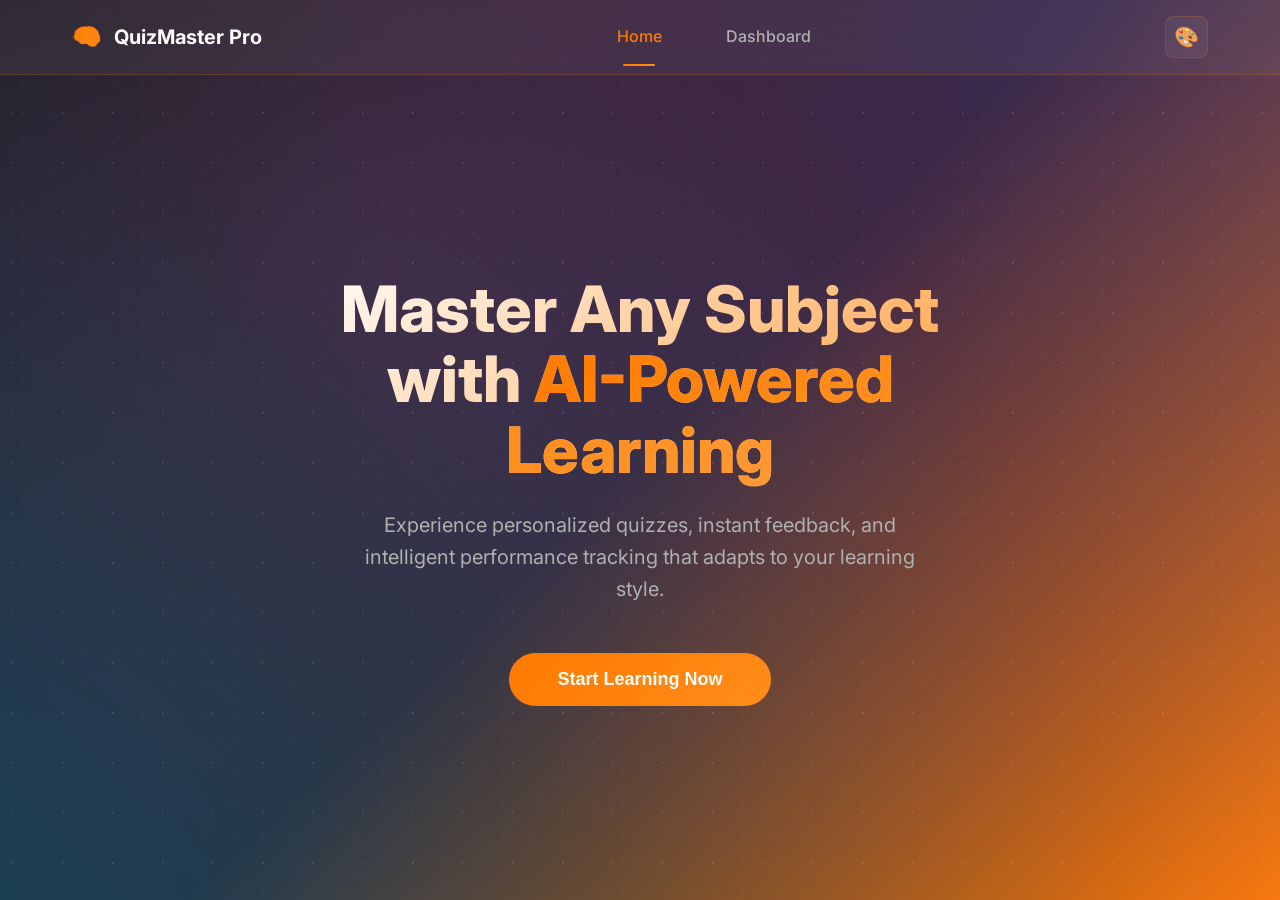
<file: index.html>
<!DOCTYPE html>
<html lang="en">
<head>
    <meta charset="UTF-8">
    <meta name="viewport" content="width=device-width, initial-scale=1.0">
    <title>QuizMaster Pro - AI-Powered Learning Platform</title>
    <link rel="preconnect" href="https://fonts.googleapis.com">
    <link rel="preconnect" href="https://fonts.gstatic.com" crossorigin>
    <link href="https://fonts.googleapis.com/css2?family=Inter:wght@300;400;500;600;700;800&display=swap" rel="stylesheet">
    <link rel="stylesheet" href="style.css">
    
</head>
<body>
    <!-- Navigation -->
    <nav class="navbar">
        <div class="nav-container">
            <div class="nav-brand">
                <div class="logo">
                    <span class="logo-icon">🧠</span>
                    <span class="logo-text">QuizMaster Pro</span>
                </div>
            </div>
            
            <div class="nav-menu">
                <a href="#home" class="nav-link active" data-page="home">Home</a>
                <a href="#dashboard" class="nav-link" data-page="dashboard">Dashboard</a>
            </div>
            
            <div class="nav-actions">
                <button class="theme-toggle-btn" id="theme-toggle-btn">
                    <span class="theme-icon">🎨</span>
                </button>
            </div>
        </div>
    </nav>

    <!-- Hero Section -->
    <section class="hero" id="home">
        <div class="hero-background">
            <div class="hero-gradient"></div>
            <div class="hero-particles"></div>
        </div>
        
        <div class="hero-content">
            <h1 class="hero-title">
                Master Any Subject with
                <span class="hero-gradient-text">AI-Powered Learning</span>
            </h1>
            <p class="hero-subtitle">
                Experience personalized quizzes, instant feedback, and intelligent performance tracking 
                that adapts to your learning style.
            </p>
            <button class="hero-cta" id="start-quiz-btn">
                <span class="cta-text">Start Learning Now</span>
                <span class="cta-glow"></span>
            </button>
        </div>
    </section>

    <!-- Quiz Section -->
    <section class="quiz-section" id="quiz" style="display: none;">
        <div class="quiz-container">
            <div class="quiz-header">
                <div class="quiz-meta">
                    <div class="meta-item">
                        <span class="meta-label">Category</span>
                        <span class="meta-value" id="quiz-category">"quiz-category"</span>
                    </div>
                    <div class="meta-item">
                        <span class="meta-label">Difficulty</span>
                        <span class="meta-value" id="quiz-difficulty">Medium</span>
                    </div>
                </div>
                <div class="quiz-stats">
                    <div class="stat-item">
                        <span class="stat-label">Score</span>
                        <span class="stat-value" id="quiz-score">0</span>
                    </div>
                    <div class="stat-item">
                        <span class="stat-label">Time</span>
                        <span class="stat-value" id="quiz-timer">30s</span>
                    </div>
                </div>
            </div>

            <div class="quiz-progress">
                <div class="progress-bar">
                    <div class="progress-fill" id="progress-fill"></div>
                </div>
                <div class="progress-text">
                    Question <span id="current-question">1</span> of <span id="total-questions">10</span>
                </div>
            </div>

            <div class="quiz-content">
                <div class="question-card">
                    <h2 class="question-text" id="question-text">
                        Loading AI-generated question...
                    </h2>
                    
                    <div class="options-grid" id="options-grid">
                        <button class="option-btn" data-option="0">
                            <span class="option-letter">A</span>
                            <span class="option-text">Option 1</span>
                        </button>
                        <button class="option-btn" data-option="1">
                            <span class="option-letter">B</span>
                            <span class="option-text">Option 2</span>
                        </button>
                        <button class="option-btn" data-option="2">
                            <span class="option-letter">C</span>
                            <span class="option-text">Option 3</span>
                        </button>
                        <button class="option-btn" data-option="3">
                            <span class="option-letter">D</span>
                            <span class="option-text">Option 4</span>
                        </button>
                    </div>
                </div>

                <div class="explanation-card" id="explanation-card" style="display: none;">
                    <div class="explanation-header">
                        <span class="explanation-icon">💡</span>
                        <h3 class="explanation-title">Explanation</h3>
                    </div>
                    <p class="explanation-text" id="explanation-text"></p>
                </div>
            </div>

            <div class="quiz-controls">
                <button class="control-btn primary" id="next-btn" disabled>Next Question</button>
            </div>
        </div>
    </section>

    <!-- Dashboard Section -->
    <section class="dashboard-section" id="dashboard" style="display: none;">
        <div class="section-container">
            <h2 class="section-title">📊 Performance Analytics</h2>
            
            <div class="analytics-grid">
                <div class="analytics-card">
                    <div class="card-header">
                        <h3>Total Quizzes</h3>
                        <span class="card-icon">📝</span>
                    </div>
                    <div class="card-value" id="total-quizzes">0</div>
                </div>
                
                <div class="analytics-card">
                    <div class="card-header">
                        <h3>Average Score</h3>
                        <span class="card-icon">🎯</span>
                    </div>
                    <div class="card-value" id="avg-score">0%</div>
                </div>
                
                <div class="analytics-card">
                    <div class="card-header">
                        <h3>Best Streak</h3>
                        <span class="card-icon">🔥</span>
                    </div>
                    <div class="card-value" id="best-streak">0</div>
                </div>
                
                <div class="analytics-card">
                    <div class="card-header">
                        <h3>Total Time</h3>
                        <span class="card-icon">⏱️</span>
                    </div>
                    <div class="card-value" id="total-time">0m</div>
                </div>
            </div>

            <div class="chart-container">
                <h3 class="chart-title">Performance Trends</h3>
                <div class="chart-placeholder">
                    <div class="chart-bars">
                        <div class="chart-bar" style="height: 60%"></div>
                        <div class="chart-bar" style="height: 80%"></div>
                        <div class="chart-bar" style="height: 45%"></div>
                        <div class="chart-bar" style="height: 90%"></div>
                        <div class="chart-bar" style="height: 70%"></div>
                        <div class="chart-bar" style="height: 85%"></div>
                        <div class="chart-bar" style="height: 75%"></div>
                    </div>
                    <div class="chart-labels">
                        <span>Mon</span>
                        <span>Tue</span>
                        <span>Wed</span>
                        <span>Thu</span>
                        <span>Fri</span>
                        <span>Sat</span>
                        <span>Sun</span>
                    </div>
                </div>
            </div>
        </div>
    </section>

    <!-- AI Feedback Modal -->
    <div class="modal-overlay" id="category-modal" style="display: none;">
        <div class="modal category-modal">
            <div class="modal-header">
                <h2 class="modal-title">🎯 Select Quiz Category</h2>
                <button class="modal-close" id="category-close">×</button>
            </div>
            
            <div class="modal-content">
                <div class="category-grid">
                    <button class="category-btn" data-category="artificial-intelligence">
                        <div class="category-icon">🤖</div>
                        <div class="category-name">Artificial Intelligence</div>
                        <div class="category-desc">Neural networks, NLP, computer vision</div>
                    </button>
                    <button class="category-btn" data-category="ml-dl">
                        <div class="category-icon">🧠</div>
                        <div class="category-name">ML & Deep Learning</div>
                        <div class="category-desc">Algorithms, models, training techniques</div>
                    </button>
                    <button class="category-btn" data-category="quantum-computing">
                        <div class="category-icon">⚛️</div>
                        <div class="category-name">Quantum Computing</div>
                        <div class="category-desc">Qubits, quantum algorithms, applications</div>
                    </button>
                    <button class="category-btn" data-category="software-development">
                        <div class="category-icon">💻</div>
                        <div class="category-name">Software Development</div>
                        <div class="category-desc">Programming, frameworks, best practices</div>
                    </button>
                    <button class="category-btn" data-category="cyber-security">
                        <div class="category-icon">🔒</div>
                        <div class="category-name">Cyber Security</div>
                        <div class="category-desc">Network security, encryption, threats</div>
                    </button>
                    <button class="category-btn" data-category="blockchain">
                        <div class="category-icon">⛓️</div>
                        <div class="category-name">Blockchain</div>
                        <div class="category-desc">Cryptocurrency, smart contracts, DeFi</div>
                    </button>
                </div>
            </div>
        </div>
    </div>

    <!-- AI Feedback Modal -->
    <div class="modal-overlay" id="feedback-modal" style="display: none;">
        <div class="modal feedback-modal">
            <div class="modal-header">
                <h2 class="modal-title">🤖 AI Performance Feedback</h2>
                <button class="modal-close" id="feedback-close">×</button>
            </div>
            
            <div class="modal-content">
                <div class="feedback-content" id="feedback-content">
                    <!-- AI-generated feedback -->
                </div>
            </div>
        </div>
    </div>

    <!-- Theme Selection Modal -->
    <div class="modal-overlay" id="theme-modal" style="display: none;">
        <div class="modal theme-modal">
            <div class="modal-header">
                <h2 class="modal-title">🎨 Choose Theme</h2>
                <button class="modal-close" id="theme-modal-close">×</button>
            </div>
            
            <div class="modal-content">
                <div class="theme-grid">
                    <button class="theme-option-btn" data-theme="dark-orange">
                        <div class="theme-preview dark-orange-preview">
                            <div class="preview-header">Dark Orange Professional</div>
                            <div class="preview-accent"></div>
                        </div>
                    </button>
                    <button class="theme-option-btn" data-theme="purple-gradient">
                        <div class="theme-preview purple-gradient-preview">
                            <div class="preview-header">Purple Gradient SaaS</div>
                            <div class="preview-accent"></div>
                        </div>
                    </button>
                    <button class="theme-option-btn" data-theme="neon-glass">
                        <div class="theme-preview neon-glass-preview">
                            <div class="preview-header">Dark AI Neon Glass</div>
                            <div class="preview-accent"></div>
                        </div>
                    </button>
                </div>
            </div>
        </div>
    </div>

    <!-- Level Selection Modal -->
    <div class="modal-overlay" id="level-modal" style="display: none;">
        <div class="modal level-modal">
            <div class="modal-header">
                <h2 class="modal-title">🎯 Select Difficulty Level</h2>
                <button class="modal-close" id="level-close">×</button>
            </div>
            
            <div class="modal-content">
                <div class="level-grid">
                    <button class="level-btn" data-level="easy">
                        <div class="level-icon">🟢</div>
                        <div class="level-name">Easy</div>
                        <div class="level-desc">25 seconds per question</div>
                    </button>
                    <button class="level-btn" data-level="medium">
                        <div class="level-icon">🟡</div>
                        <div class="level-name">Medium</div>
                        <div class="level-desc">20 seconds per question</div>
                    </button>
                    <button class="level-btn" data-level="hard">
                        <div class="level-icon">🔴</div>
                        <div class="level-name">Hard</div>
                        <div class="level-desc">30 seconds per question</div>
                    </button>
                </div>
            </div>
        </div>
    </div>

    <!-- Category Selection Modal -->
    <div class="modal-overlay" id="category-modal" style="display: none;">
        <div class="modal category-modal">
            <div class="modal-header">
                <h2 class="modal-title">🎯 Select Quiz Category</h2>
                <button class="modal-close" id="category-close">×</button>
            </div>
            
            <div class="modal-content">
                <div class="category-grid">
                    <button class="category-btn" data-category="artificial-intelligence">
                        <div class="category-icon">🤖</div>
                        <div class="category-name">Artificial Intelligence</div>
                        <div class="category-desc">Neural networks, NLP, computer vision</div>
                    </button>
                    <button class="category-btn" data-category="ml-dl">
                        <div class="category-icon">🧠</div>
                        <div class="category-name">ML & Deep Learning</div>
                        <div class="category-desc">Algorithms, models, training techniques</div>
                    </button>
                    <button class="category-btn" data-category="quantum-computing">
                        <div class="category-icon">⚛️</div>
                        <div class="category-name">Quantum Computing</div>
                        <div class="category-desc">Qubits, quantum algorithms, applications</div>
                    </button>
                    <button class="category-btn" data-category="software-development">
                        <div class="category-icon">💻</div>
                        <div class="category-name">Software Development</div>
                        <div class="category-desc">Programming, frameworks, best practices</div>
                    </button>
                    <button class="category-btn" data-category="cyber-security">
                        <div class="category-icon">🔒</div>
                        <div class="category-name">Cyber Security</div>
                        <div class="category-desc">Network security, encryption, threats</div>
                    </button>
                    <button class="category-btn" data-category="blockchain">
                        <div class="category-icon">⛓️</div>
                        <div class="category-name">Blockchain</div>
                        <div class="category-desc">Cryptocurrency, smart contracts, DeFi</div>
                    </button>
                </div>
            </div>
        </div>
    </div>

    <!-- AI Feedback Modal -->
    <div class="modal-overlay" id="feedback-modal" style="display: none;">
        <div class="modal feedback-modal">
            <div class="modal-header">
                <h2 class="modal-title">🤖 AI Performance Feedback</h2>
                <button class="modal-close" id="feedback-close">×</button>
            </div>
            
            <div class="modal-content">
                <div class="feedback-content" id="feedback-content">
                    <!-- AI-generated feedback -->
                </div>
            </div>
        </div>
    </div>

    <script src="main.js"></script>
</body>
</html>
</file>
<file: style.css>
/* ===== MODERN AI SAAS DESIGN SYSTEM ===== */

:root {
  /* Dark Theme Colors */
  --bg-primary: #0f1d2a;
  --bg-secondary: #1e293b;
  --bg-tertiary: #334155;
  --bg-card: rgba(30, 41, 59, 0.8);
  
  /* Accent Colors */
  --primary: #0ea5e9;
  --primary-light: #38bdf8;
  --primary-dark: #0284c7;
  --accent: #8b5cf6;
  --accent-light: #a78bfa;
  
  /* Text Colors */
  --text-primary: #f8fafc;
  --text-secondary: #cbd5e1;
  --text-muted: #64748b;
  
  /* Status Colors */
  --success: #10b981;
  --warning: #f59e0b;
  --error: #ef4444;
  
  /* Glass Effect */
  --glass-bg: rgba(255, 255, 255, 0.05);
  --glass-border: rgba(255, 255, 255, 0.1);
  --glass-shadow: 0 8px 32px rgba(0, 0, 0, 0.3);
  
  /* Transitions */
  --transition-fast: 150ms ease;
  --transition-normal: 300ms ease;
  --transition-slow: 500ms ease;
}

/* Light Theme */
[data-theme="light"] {
  --bg-primary: #ffffff;
  --bg-secondary: #f8fafc;
  --bg-tertiary: #e2e8f0;
  --bg-card: rgba(255, 255, 255, 0.9);
  
  --text-primary: #0f172a;
  --text-secondary: #475569;
  --text-muted: #94a3b8;
  
  --glass-bg: rgba(255, 255, 255, 0.7);
  --glass-border: rgba(255, 255, 255, 0.2);
  --glass-shadow: 0 8px 32px rgba(0, 0, 0, 0.1);
}

/* ===== BASE STYLES ===== */
* {
  margin: 0;
  padding: 0;
  box-sizing: border-box;
}

html {
  scroll-behavior: smooth;
}

body {
  font-family: 'Inter', -apple-system, BlinkMacSystemFont, sans-serif;
  background: linear-gradient(135deg, var(--bg-primary) 0%, var(--bg-secondary) 50%, var(--primary) 100%);
  color: var(--text-primary);
  min-height: 100vh;
  line-height: 1.6;
  overflow-x: hidden;
}

/* ===== NAVIGATION ===== */
.navbar {
  position: fixed;
  top: 0;
  left: 0;
  right: 0;
  z-index: 1000;
  background: var(--glass-bg);
  backdrop-filter: blur(20px);
  border-bottom: 1px solid var(--glass-border);
  transition: var(--transition-normal);
}

.nav-container {
  max-width: 1200px;
  margin: 0 auto;
  padding: 1rem 2rem;
  display: flex;
  align-items: center;
  justify-content: space-between;
}

.nav-brand .logo {
  display: flex;
  align-items: center;
  gap: 0.75rem;
  font-weight: 700;
  font-size: 1.25rem;
  color: var(--text-primary);
}

.logo-icon {
  font-size: 1.5rem;
  background: linear-gradient(135deg, var(--primary), var(--accent));
  -webkit-background-clip: text;
  -webkit-text-fill-color: transparent;
  background-clip: text;
}

.nav-menu {
  display: flex;
  gap: 2rem;
}

.nav-link {
  color: var(--text-secondary);
  text-decoration: none;
  font-weight: 500;
  padding: 0.5rem 1rem;
  border-radius: 0.5rem;
  transition: var(--transition-fast);
  position: relative;
}

.nav-link:hover {
  color: var(--text-primary);
  background: var(--glass-bg);
}

.nav-link.active {
  color: var(--primary);
}

.nav-link.active::after {
  content: '';
  position: absolute;
  bottom: -0.5rem;
  left: 50%;
  transform: translateX(-50%);
  width: 2rem;
  height: 2px;
  background: linear-gradient(90deg, var(--primary), var(--accent));
  border-radius: 1px;
}

.nav-actions {
  display: flex;
  align-items: center;
  gap: 1rem;
}

.theme-toggle, .settings-btn {
  background: var(--glass-bg);
  border: 1px solid var(--glass-border);
  border-radius: 0.5rem;
  padding: 0.5rem;
  cursor: pointer;
  transition: var(--transition-fast);
  display: flex;
  align-items: center;
  justify-content: center;
}

.theme-toggle:hover, .settings-btn:hover {
  background: var(--glass-border);
  transform: translateY(-1px);
}

.theme-icon, .settings-icon {
  font-size: 1.25rem;
}

/* ===== HERO SECTION ===== */
.hero {
  min-height: 100vh;
  display: flex;
  align-items: center;
  justify-content: center;
  position: relative;
  padding-top: 80px;
}

.hero-background {
  position: absolute;
  top: 0;
  left: 0;
  right: 0;
  bottom: 0;
  overflow: hidden;
}

.hero-gradient {
  position: absolute;
  top: -50%;
  left: -50%;
  width: 200%;
  height: 200%;
  background: radial-gradient(circle at 20% 80%, rgba(14, 165, 233, 0.3) 0%, transparent 50%),
              radial-gradient(circle at 80% 20%, rgba(139, 92, 246, 0.3) 0%, transparent 50%),
              radial-gradient(circle at 40% 40%, rgba(236, 72, 153, 0.2) 0%, transparent 50%);
  animation: gradientShift 20s ease-in-out infinite;
}

@keyframes gradientShift {
  0%, 100% { transform: rotate(0deg) scale(1); }
  50% { transform: rotate(180deg) scale(1.1); }
}

.hero-particles {
  position: absolute;
  width: 100%;
  height: 100%;
  background-image: 
    radial-gradient(circle at 25% 25%, rgba(255, 255, 255, 0.1) 1px, transparent 1px),
    radial-gradient(circle at 75% 75%, rgba(255, 255, 255, 0.05) 1px, transparent 1px);
  background-size: 50px 50px, 30px 30px;
  animation: particleFloat 60s linear infinite;
}

@keyframes particleFloat {
  0% { transform: translateY(0px) translateX(0px); }
  100% { transform: translateY(-100px) translateX(-50px); }
}

.hero-content {
  text-align: center;
  max-width: 800px;
  padding: 2rem;
  position: relative;
  z-index: 1;
  display: flex;
  flex-direction: column;
  align-items: center;
  justify-content: center;
  min-height: 60vh;
}

.hero-title {
  font-size: clamp(2.5rem, 5vw, 4rem);
  font-weight: 800;
  line-height: 1.1;
  margin-bottom: 1.5rem;
  background: linear-gradient(135deg, var(--text-primary) 0%, var(--primary-light) 100%);
  -webkit-background-clip: text;
  -webkit-text-fill-color: transparent;
  background-clip: text;
}

.hero-gradient-text {
  background: linear-gradient(135deg, var(--primary) 0%, var(--accent) 50%, var(--primary-light) 100%);
  -webkit-background-clip: text;
  -webkit-text-fill-color: transparent;
  background-clip: text;
  animation: gradientText 3s ease-in-out infinite;
}

@keyframes gradientText {
  0%, 100% { filter: hue-rotate(0deg); }
  50% { filter: hue-rotate(30deg); }
}

.hero-subtitle {
  font-size: 1.25rem;
  color: var(--text-secondary);
  margin-bottom: 3rem;
  max-width: 600px;
  margin-left: auto;
  margin-right: auto;
}

.hero-cta {
  position: relative;
  background: linear-gradient(135deg, var(--primary) 0%, var(--accent) 100%);
  color: white;
  border: none;
  padding: 1rem 3rem;
  font-size: 1.125rem;
  font-weight: 600;
  border-radius: 3rem;
  cursor: pointer;
  transition: var(--transition-normal);
  overflow: hidden;
}

.hero-cta:hover {
  transform: translateY(-2px);
  box-shadow: 0 20px 40px rgba(14, 165, 233, 0.4);
}

.cta-glow {
  position: absolute;
  top: 0;
  left: 0;
  right: 0;
  bottom: 0;
  background: linear-gradient(135deg, rgba(255, 255, 255, 0.3) 0%, transparent 100%);
  opacity: 0;
  transition: var(--transition-normal);
}

.hero-cta:hover .cta-glow {
  opacity: 1;
}

/* ===== QUIZ SECTION ===== */
.quiz-section {
  min-height: 100vh;
  padding: 100px 2rem 2rem;
  max-width: 800px;
  margin: 0 auto;
}

.quiz-container {
  background: var(--glass-bg);
  backdrop-filter: blur(20px);
  border: 1px solid var(--glass-border);
  border-radius: 1.5rem;
  padding: 1.5rem;
  box-shadow: var(--glass-shadow);
}

.quiz-header {
  display: flex;
  justify-content: space-between;
  align-items: center;
  margin-bottom: 1.5rem;
  flex-wrap: wrap;
  gap: 1rem;
}

.quiz-meta, .quiz-stats {
  display: flex;
  gap: 1.5rem;
}

.meta-item, .stat-item {
  text-align: center;
}

.meta-label, .stat-label {
  font-size: 0.875rem;
  color: var(--text-muted);
  text-transform: uppercase;
  letter-spacing: 0.05em;
}

.meta-value, .stat-value {
  font-size: 1.125rem;
  font-weight: 600;
  color: var(--text-primary);
}

.quiz-progress {
  margin-bottom: 1.5rem;
}

.progress-bar {
  height: 0.5rem;
  background: var(--bg-tertiary);
  border-radius: 1rem;
  overflow: hidden;
  margin-bottom: 0.5rem;
}

.progress-fill {
  height: 100%;
  background: linear-gradient(90deg, var(--primary) 0%, var(--accent) 100%);
  border-radius: 1rem;
  transition: width 0.5s ease;
  width: 10%;
}

.progress-text {
  text-align: center;
  color: var(--text-secondary);
  font-size: 0.875rem;
}

.question-card {
  background: var(--bg-card);
  border-radius: 1rem;
  padding: 1.5rem;
  margin-bottom: 1.5rem;
  border: 1px solid var(--glass-border);
}

.question-text {
  font-size: 1.25rem;
  font-weight: 600;
  margin-bottom: 1.5rem;
  text-align: center;
  color: var(--text-primary);
}

.options-grid {
  display: grid;
  grid-template-columns: repeat(auto-fit, minmax(250px, 1fr));
  gap: 1rem;
}

.option-btn {
  background: var(--glass-bg);
  border: 2px solid var(--glass-border);
  border-radius: 1rem;
  padding: 1.5rem;
  cursor: pointer;
  transition: var(--transition-normal);
  display: flex;
  align-items: center;
  gap: 1rem;
  text-align: left;
  color: var(--text-primary);
}

.option-btn:hover {
  border-color: var(--primary);
  transform: translateY(-2px);
  box-shadow: 0 10px 30px rgba(14, 165, 233, 0.2);
}

.option-btn.correct {
  border-color: var(--success);
  background: rgba(16, 185, 129, 0.1);
}

.option-btn.wrong {
  border-color: var(--error);
  background: rgba(239, 68, 68, 0.1);
}

.option-btn:disabled {
  cursor: not-allowed;
  opacity: 0.6;
}

.option-letter {
  width: 2.5rem;
  height: 2.5rem;
  background: linear-gradient(135deg, var(--primary), var(--accent));
  border-radius: 50%;
  display: flex;
  align-items: center;
  justify-content: center;
  font-weight: 700;
  color: white;
  flex-shrink: 0;
}

.option-text {
  font-weight: 500;
}

.explanation-card {
  background: linear-gradient(135deg, rgba(14, 165, 233, 0.1), rgba(139, 92, 246, 0.1));
  border: 1px solid rgba(14, 165, 233, 0.3);
  border-radius: 1rem;
  padding: 1.5rem;
  animation: slideUp 0.5s ease;
}

@keyframes slideUp {
  from {
    opacity: 0;
    transform: translateY(20px);
  }
  to {
    opacity: 1;
    transform: translateY(0);
  }
}

.explanation-header {
  display: flex;
  align-items: center;
  gap: 0.75rem;
  margin-bottom: 1rem;
}

.explanation-icon {
  font-size: 1.5rem;
}

.explanation-title {
  font-size: 1.125rem;
  font-weight: 600;
  color: var(--primary);
}

.explanation-text {
  color: var(--text-secondary);
  line-height: 1.6;
}

.quiz-controls {
  display: flex;
  justify-content: center;
  gap: 1rem;
  margin-top: 1.5rem;
}

.control-btn {
  padding: 0.75rem 2rem;
  border-radius: 0.75rem;
  font-weight: 600;
  cursor: pointer;
  transition: var(--transition-normal);
  border: none;
}

.control-btn.primary {
  background: linear-gradient(135deg, var(--primary), var(--accent));
  color: white;
}

.control-btn.primary:hover:not(:disabled) {
  transform: translateY(-2px);
  box-shadow: 0 10px 30px rgba(14, 165, 233, 0.3);
}

.control-btn.secondary {
  background: var(--glass-bg);
  color: var(--text-primary);
  border: 1px solid var(--glass-border);
}

.control-btn.secondary:hover {
  background: var(--glass-border);
}

.control-btn:disabled {
  opacity: 0.5;
  cursor: not-allowed;
}

/* ===== LEADERBOARD & DASHBOARD ===== */
.section-container {
  max-width: 1000px;
  margin: 0 auto;
  padding: 100px 2rem 2rem;
}

.section-title {
  font-size: 2.5rem;
  font-weight: 700;
  text-align: center;
  margin-bottom: 3rem;
  background: linear-gradient(135deg, var(--primary) 0%, var(--accent) 100%);
  -webkit-background-clip: text;
  -webkit-text-fill-color: transparent;
  background-clip: text;
}

.leaderboard-container {
  background: var(--glass-bg);
  backdrop-filter: blur(20px);
  border: 1px solid var(--glass-border);
  border-radius: 1.5rem;
  overflow: hidden;
  box-shadow: var(--glass-shadow);
}

.leaderboard-header {
  display: grid;
  grid-template-columns: 80px 1fr 100px 120px;
  padding: 1.5rem;
  background: var(--bg-card);
  font-weight: 600;
  color: var(--text-secondary);
  border-bottom: 1px solid var(--glass-border);
}

.leaderboard-list {
  max-height: 500px;
  overflow-y: auto;
}

.leaderboard-item {
  display: grid;
  grid-template-columns: 80px 1fr 100px 120px;
  padding: 1.5rem;
  border-bottom: 1px solid var(--glass-border);
  transition: var(--transition-fast);
}

.leaderboard-item:hover {
  background: var(--glass-bg);
}

.rank {
  font-weight: 700;
  color: var(--primary);
}

.analytics-grid {
  display: grid;
  grid-template-columns: repeat(auto-fit, minmax(250px, 1fr));
  gap: 2rem;
  margin-bottom: 3rem;
}

.analytics-card {
  background: var(--glass-bg);
  backdrop-filter: blur(20px);
  border: 1px solid var(--glass-border);
  border-radius: 1rem;
  padding: 1.5rem;
  box-shadow: var(--glass-shadow);
  transition: var(--transition-normal);
}

.analytics-card:hover {
  transform: translateY(-5px);
  box-shadow: 0 20px 40px rgba(0, 0, 0, 0.3);
}

.card-header {
  display: flex;
  justify-content: space-between;
  align-items: center;
  margin-bottom: 1rem;
}

.card-header h3 {
  font-size: 0.875rem;
  color: var(--text-secondary);
  text-transform: uppercase;
  letter-spacing: 0.05em;
}

.card-icon {
  font-size: 1.5rem;
}

.card-value {
  font-size: 2rem;
  font-weight: 700;
  color: var(--primary);
}

.chart-container {
  background: var(--glass-bg);
  backdrop-filter: blur(20px);
  border: 1px solid var(--glass-border);
  border-radius: 1rem;
  padding: 2rem;
  box-shadow: var(--glass-shadow);
}

.chart-title {
  font-size: 1.25rem;
  font-weight: 600;
  margin-bottom: 2rem;
  color: var(--text-primary);
}

.chart-placeholder {
  height: 300px;
  display: flex;
  flex-direction: column;
  justify-content: flex-end;
  gap: 1rem;
}

.chart-bars {
  display: flex;
  align-items: flex-end;
  justify-content: space-around;
  height: 200px;
  gap: 1rem;
}

.chart-bar {
  flex: 1;
  background: linear-gradient(180deg, var(--primary) 0%, var(--accent) 100%);
  border-radius: 0.5rem 0.5rem 0 0;
  min-height: 20px;
  transition: var(--transition-normal);
}

.chart-bar:hover {
  opacity: 0.8;
  transform: scaleY(1.05);
}

.chart-labels {
  display: flex;
  justify-content: space-around;
  color: var(--text-secondary);
  font-size: 0.875rem;
}

/* ===== MODALS ===== */
.modal-overlay {
  position: fixed;
  top: 0;
  left: 0;
  right: 0;
  bottom: 0;
  background: rgba(0, 0, 0, 0.8);
  backdrop-filter: blur(10px);
  display: flex;
  align-items: center;
  justify-content: center;
  z-index: 2000;
  padding: 2rem;
}

.modal {
  background: var(--bg-card);
  backdrop-filter: blur(20px);
  border: 1px solid var(--glass-border);
  border-radius: 1.5rem;
  padding: 2rem;
  max-width: 500px;
  width: 100%;
  max-height: 80vh;
  overflow-y: auto;
  box-shadow: var(--glass-shadow);
  animation: modalSlide 0.3s ease;
}

@keyframes modalSlide {
  from {
    opacity: 0;
    transform: translateY(-20px);
  }
  to {
    opacity: 1;
    transform: translateY(0);
  }
}

.modal-header {
  display: flex;
  justify-content: space-between;
  align-items: center;
  margin-bottom: 2rem;
}

.modal-title {
  font-size: 1.5rem;
  font-weight: 700;
  color: var(--text-primary);
}

.modal-close {
  background: none;
  border: none;
  font-size: 2rem;
  color: var(--text-secondary);
  cursor: pointer;
  transition: var(--transition-fast);
}

.modal-close:hover {
  color: var(--text-primary);
}

.setting-group {
  margin-bottom: 2rem;
}

.setting-label {
  display: block;
  margin-bottom: 0.75rem;
  font-weight: 500;
  color: var(--text-primary);
}

.theme-options, .difficulty-options {
  display: flex;
  gap: 1rem;
}

.theme-option, .difficulty-option {
  padding: 0.75rem 1.5rem;
  border: 1px solid var(--glass-border);
  background: var(--glass-bg);
  border-radius: 0.5rem;
  cursor: pointer;
  transition: var(--transition-fast);
  color: var(--text-primary);
}

.theme-option:hover, .difficulty-option:hover {
  background: var(--glass-border);
}

.theme-option.active, .difficulty-option.active {
  background: var(--primary);
  color: white;
  border-color: var(--primary);
}

.setting-select {
  width: 100%;
  padding: 0.75rem;
  background: var(--glass-bg);
  border: 1px solid var(--glass-border);
  border-radius: 0.5rem;
  color: var(--text-primary);
  cursor: pointer;
}

.toggle-switch {
  position: relative;
  display: inline-block;
  width: 60px;
  height: 30px;
}

.toggle-switch input {
  opacity: 0;
  width: 0;
  height: 0;
}

.toggle-slider {
  position: absolute;
  cursor: pointer;
  top: 0;
  left: 0;
  right: 0;
  bottom: 0;
  background: var(--bg-tertiary);
  transition: var(--transition-fast);
  border-radius: 30px;
}

.toggle-slider:before {
  position: absolute;
  content: "";
  height: 22px;
  width: 22px;
  left: 4px;
  bottom: 4px;
  background: white;
  transition: var(--transition-fast);
  border-radius: 50%;
}

input:checked + .toggle-slider {
  background: var(--primary);
}

input:checked + .toggle-slider:before {
  transform: translateX(30px);
}

.reset-btn {
  background: var(--error);
  color: white;
  border: none;
  padding: 0.75rem 1.5rem;
  border-radius: 0.5rem;
  cursor: pointer;
  font-weight: 600;
  transition: var(--transition-fast);
}

.reset-btn:hover {
  background: #dc2626;
  transform: translateY(-1px);
}

.feedback-modal {
  max-width: 700px;
}

.feedback-content {
  background: var(--glass-bg);
  border-radius: 1rem;
  padding: 1.5rem;
  border: 1px solid var(--glass-border);
  white-space: pre-line;
  line-height: 1.6;
  color: var(--text-secondary);
}

/* ===== RESPONSIVE DESIGN ===== */
@media (max-width: 768px) {
  .nav-container {
    padding: 1rem;
  }
  
  .nav-menu {
    display: none;
  }
  
  .hero-title {
    font-size: 2rem;
  }
  
  .hero-subtitle {
    font-size: 1rem;
  }
  
  .quiz-header {
    flex-direction: column;
    text-align: center;
  }
  
  .options-grid {
    grid-template-columns: 1fr;
  }
  
  .leaderboard-header,
  .leaderboard-item {
    grid-template-columns: 60px 1fr 80px;
  }
  
  .leaderboard-header span:nth-child(4),
  .leaderboard-item span:nth-child(4) {
    display: none;
  }
  
  .analytics-grid {
    grid-template-columns: 1fr;
  }
  
  .chart-bars {
    gap: 0.5rem;
  }
}

@media (max-width: 480px) {
  .section-container,
  .quiz-section {
    padding: 100px 1rem 1rem;
  }
  
  .hero-content {
    padding: 1rem;
  }
  
  .modal {
    padding: 1.5rem;
  }
}

/* ===== SCROLLBARS ===== */
::-webkit-scrollbar {
  width: 8px;
}

::-webkit-scrollbar-track {
  background: var(--bg-secondary);
}

::-webkit-scrollbar-thumb {
  background: var(--primary);
  border-radius: 4px;
}

::-webkit-scrollbar-thumb:hover {
  background: var(--primary-dark);
}

.category-modal {
  max-width: 900px;
}

.category-grid {
  display: grid;
  grid-template-columns: repeat(auto-fit, minmax(250px, 1fr));
  gap: 1.5rem;
  margin-top: 1rem;
}

.category-btn {
  background: var(--glass-bg);
  border: 2px solid var(--glass-border);
  border-radius: 1rem;
  padding: 1.5rem;
  cursor: pointer;
  transition: var(--transition-normal);
  text-align: center;
  color: var(--text-primary);
  display: flex;
  flex-direction: column;
  align-items: center;
  gap: 0.75rem;
}

.category-btn:hover {
  border-color: var(--primary);
  transform: translateY(-2px);
  box-shadow: 0 10px 30px rgba(14, 165, 233, 0.2);
}

.category-btn.selected {
  border-color: var(--primary);
  background: rgba(14, 165, 233, 0.1);
}

.category-icon {
  font-size: 2.5rem;
  margin-bottom: 0.5rem;
}

.category-name {
  font-weight: 600;
  font-size: 1.125rem;
  color: var(--text-primary);
}

.category-desc {
  font-size: 0.875rem;
  color: var(--text-secondary);
  line-height: 1.4;
}

/* ===== THEME STYLES ===== */

/* Theme 1 - Dark Orange Professional */
[data-theme="dark-orange"] {
  --bg-primary: #121212;
  --bg-secondary: #1a1a1a;
  --bg-tertiary: #2d2d2d;
  --bg-card: rgba(18, 18, 18, 0.9);
  --primary: #ff7a00;
  --primary-light: #ff9933;
  --primary-dark: #cc6200;
  --accent: #ff8c1a;
  --text-primary: #ffffff;
  --text-secondary: #b0b0b0;
  --text-muted: #808080;
  --glass-bg: rgba(255, 255, 255, 0.05);
  --glass-border: rgba(255, 122, 0, 0.2);
}

/* Theme 2 - Purple Gradient SaaS */
[data-theme="purple-gradient"] {
  --bg-primary: linear-gradient(135deg, #667eea 0%, #764ba2 100%);
  --bg-secondary: linear-gradient(135deg, #764ba2 0%, #f093fb 100%);
  --bg-tertiary: linear-gradient(135deg, #f093fb 0%, #f5576c 100%);
  --bg-card: rgba(255, 255, 255, 0.95);
  --primary: #7b5cff;
  --primary-light: #9d7dff;
  --primary-dark: #5a3dd8;
  --accent: #f093fb;
  --text-primary: #1a1a2e;
  --text-secondary: #4a5568;
  --text-muted: #718096;
  --glass-bg: rgba(255, 255, 255, 0.7);
  --glass-border: rgba(123, 92, 255, 0.3);
}

/* Theme 3 - Dark AI Neon Glass */
[data-theme="neon-glass"] {
  --bg-primary: linear-gradient(135deg, #0a0a0f 0%, #1a1a2e 100%);
  --bg-secondary: linear-gradient(135deg, #1a1a2e 0%, #16213e 100%);
  --bg-tertiary: linear-gradient(135deg, #16213e 0%, #0f3460 100%);
  --bg-card: rgba(255, 255, 255, 0.1);
  --primary: #b794f4;
  --primary-light: #cda2ff;
  --primary-dark: #8b5cf6;
  --accent: #06ffa5;
  --text-primary: #ffffff;
  --text-secondary: #e2e8f0;
  --text-muted: #94a3b8;
  --glass-bg: rgba(255, 255, 255, 0.05);
  --glass-border: rgba(183, 148, 244, 0.3);
}

/* ===== THEME PREVIEW STYLES ===== */
.theme-preview {
  border: 2px solid var(--glass-border);
  border-radius: 1rem;
  padding: 1.5rem;
  text-align: center;
  transition: var(--transition-normal);
  cursor: pointer;
  background: var(--glass-bg);
  backdrop-filter: blur(10px);
}

.theme-preview:hover {
  transform: translateY(-2px);
  box-shadow: 0 10px 30px rgba(0, 0, 0, 0.3);
}

.preview-header {
  font-weight: 600;
  margin-bottom: 0.5rem;
  color: var(--text-primary);
}

.preview-accent {
  width: 100%;
  height: 4px;
  border-radius: 2px;
  margin-top: 0.5rem;
}

.dark-orange-preview .preview-accent {
  background: #ff7a00;
}

.purple-gradient-preview .preview-accent {
  background: linear-gradient(90deg, #7b5cff, #f093fb);
}

.neon-glass-preview .preview-accent {
  background: linear-gradient(90deg, #b794f4, #06ffa5);
}

/* ===== LEVEL MODAL STYLES ===== */
.level-modal, .theme-modal {
  max-width: 600px;
}

.level-grid, .theme-grid {
  display: grid;
  grid-template-columns: repeat(auto-fit, minmax(150px, 1fr));
  gap: 1rem;
  margin-top: 1rem;
}

.level-btn, .theme-option-btn {
  background: var(--glass-bg);
  border: 2px solid var(--glass-border);
  border-radius: 1rem;
  padding: 1.5rem;
  cursor: pointer;
  transition: var(--transition-normal);
  text-align: center;
  color: var(--text-primary);
  display: flex;
  flex-direction: column;
  align-items: center;
  gap: 0.5rem;
}

.level-btn:hover, .theme-option-btn:hover {
  border-color: var(--primary);
  transform: translateY(-2px);
  box-shadow: 0 10px 30px rgba(0, 0, 0, 0.2);
}

.level-btn.selected, .theme-option-btn.selected {
  border-color: var(--primary);
  background: rgba(123, 92, 255, 0.1);
}

.level-icon {
  font-size: 2rem;
  margin-bottom: 0.5rem;
}

.level-name {
  font-weight: 600;
  font-size: 1.125rem;
  color: var(--text-primary);
}

.level-desc {
  font-size: 0.875rem;
  color: var(--text-secondary);
}

/* ===== THEME TOGGLE BUTTON ===== */
.theme-toggle-btn {
  background: var(--glass-bg);
  border: 1px solid var(--glass-border);
  border-radius: 0.5rem;
  padding: 0.5rem;
  cursor: pointer;
  transition: var(--transition-fast);
  display: flex;
  align-items: center;
  justify-content: center;
}

.theme-toggle-btn:hover {
  background: var(--glass-border);
  transform: translateY(-1px);
}

.theme-icon {
  font-size: 1.25rem;
}

/* ===== SELECTION ===== */
::selection {
  background: rgba(14, 165, 233, 0.3);
  color: var(--text-primary);
}
</file>
